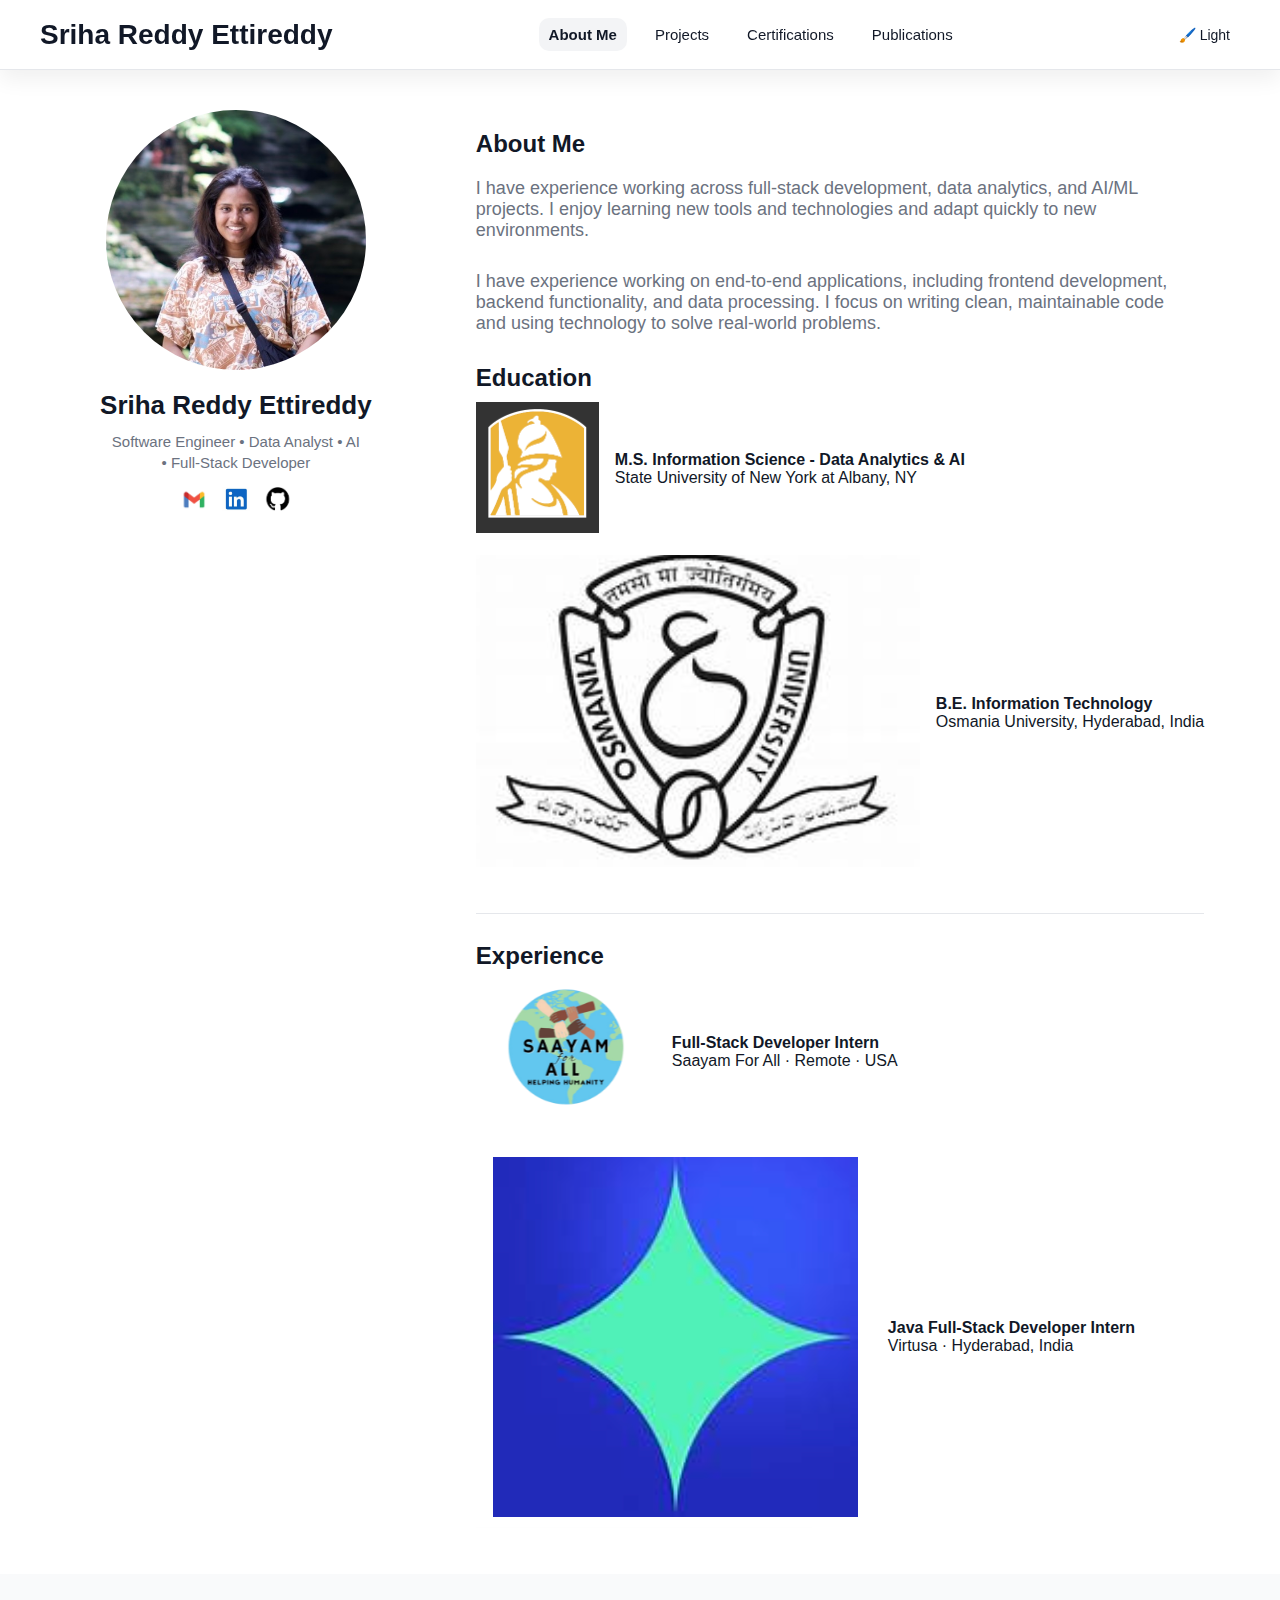
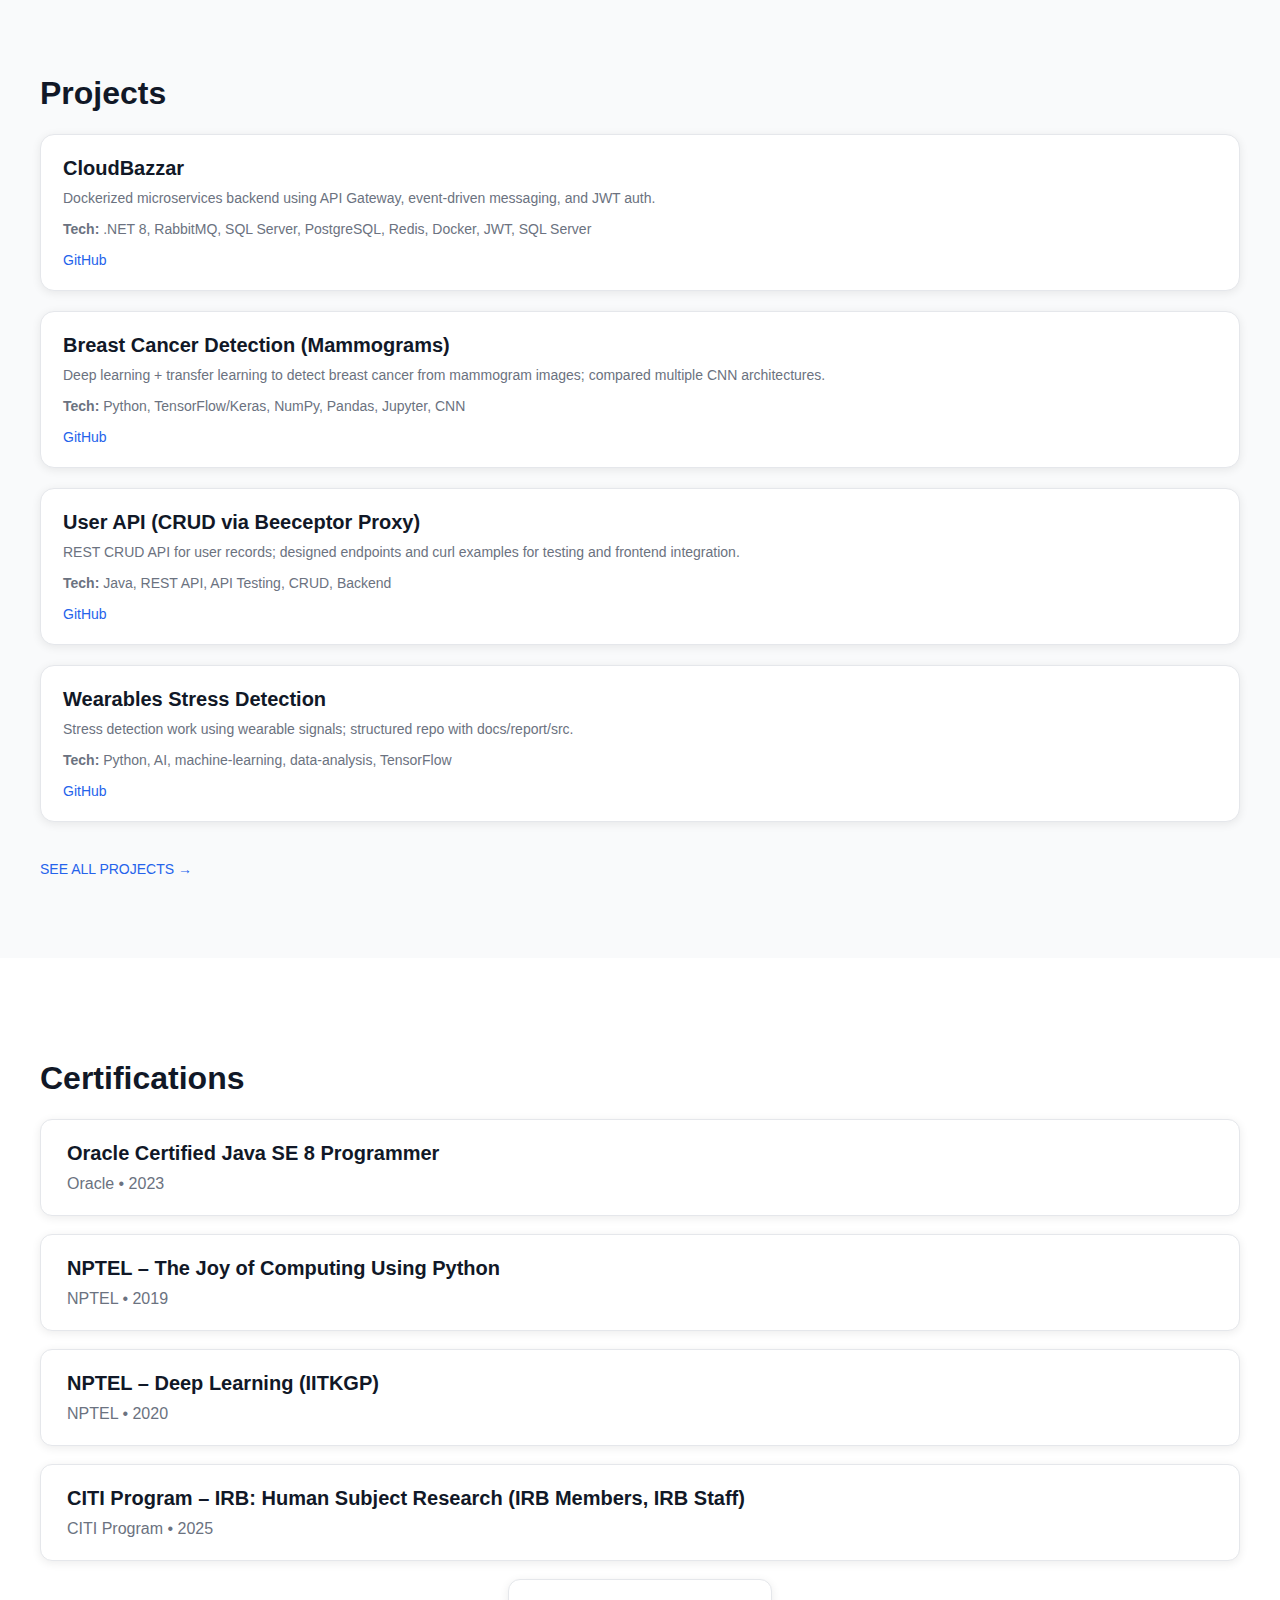
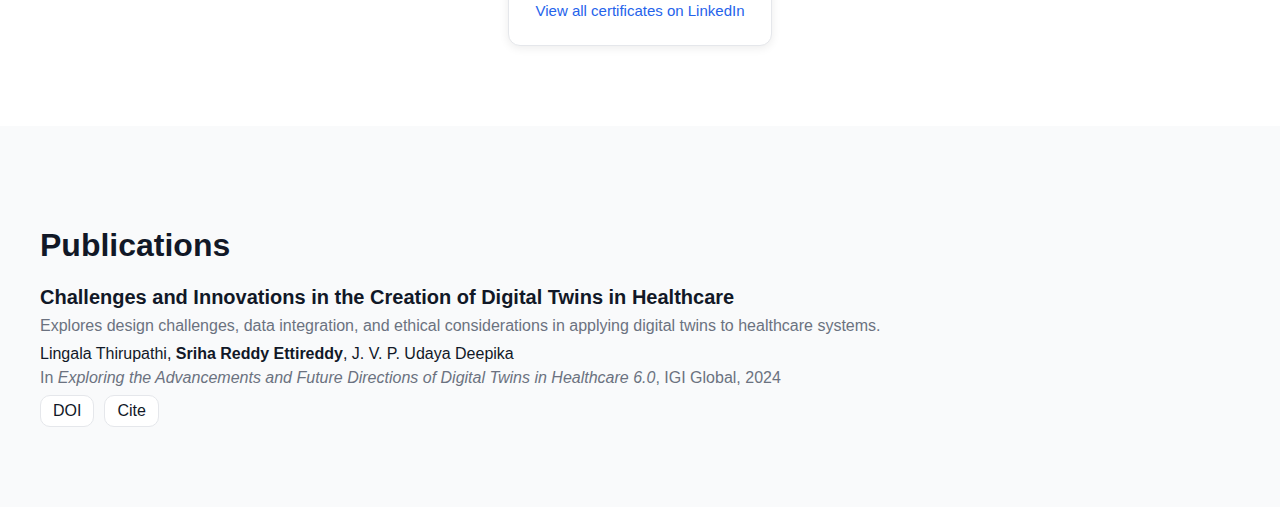
<file: index.html>
<!DOCTYPE html>
<html lang="en">
<head>
  <meta charset="UTF-8" />
  <title>Sriha Reddy Ettireddy</title>
  <link rel="stylesheet" href="portfolio.css" />
</head>

<body>
  
  <!-- Header -->

    <header class="top-header">
  <div class="header-inner">
    <div class="site-name">Sriha Reddy Ettireddy</div>

<nav class="top-nav">
  <a id="link-aboutme" href="#aboutme" onclick="showSection('aboutme')">About Me</a>
  <a id="link-projects" href="#projects" onclick="showSection('projects')">Projects</a>
  <a id="link-certifications" href="#certifications" onclick="showSection('certifications')">Certifications</a>
  <a id="link-publications" href="#publications" onclick="showSection('publications')">Publications</a>
</nav>  
  <button id="themeToggle" aria-label="Toggle light and dark mode">
  🖌️
</button>

  </div>
</header>


 

<!-- About Me Section -->

  <section id="aboutme" class="section-light aboutme ">
   <div class="aboutme">
   <div class="about-left">
    <div class="photo-wrapper">
      <img src="Images/Profile.PNG" alt="Sriha Reddy" />
    </div>

    <h2 class="name">Sriha Reddy Ettireddy</h2>
    <p class="title">
      Software Engineer • Data Analyst • AI <br />
      • Full-Stack Developer
    </p>
  
     <div class="contact-icons">
  <a href="mailto:ettireddysrihareddy@gmail.com" aria-label="Email">
    <img src="Images/gmail.png" alt="Email" class="icon" />
  </a>

  <a href="https://www.linkedin.com/in/sriha-reddy-ettireddy-31a009237/" target="_blank" rel="noopener" aria-label="LinkedIn">
    <img src="Images/linkedin.png" alt="LinkedIn" class="icon" />
  </a>

  <a href="https://github.com/Srihareddy" target="_blank" rel="noopener" aria-label="GitHub">
    <img src="Images/github.png" alt="GitHub" class="icon" />
  </a>
</div>
</div>


  <div class="about-right">
    <h2>About Me</h2>
    <p class="bio">
I have experience working across full-stack development, data analytics, and AI/ML projects. I enjoy learning new
  tools and technologies and adapt quickly to new environments.
</p>

<p class="bio">
  I have experience working on end-to-end applications, including frontend
  development, backend functionality, and data processing. I focus on writing
  clean, maintainable code and using technology to solve real-world problems.
</p>

<!-- Education Card -->

    <div class="about-cards">
      
      <div class="card">
  <h3>Education</h3>

  <div class="edu-exp-item">
    <a href="https://www.albany.edu" target="_blank" rel="noopener">
      <img src="Images/suny.png" alt="SUNY Albany" />
    </a>
    <div>
      <strong>M.S. Information Science - Data Analytics & AI</strong><br />
      State University of New York at Albany, NY<br />
    </div>
  </div>

  <div class="edu-exp-item">
    <a href="https://www.osmania.ac.in" target="_blank" rel="noopener">
      <img src="Images/OsmaniaUniversity_logo.png" alt="Osmania University" />
    </a>
    <div>
      <strong>B.E. Information Technology</strong><br />
      Osmania University, Hyderabad, India<br />
    </div>
  </div>
</div>

<!-- Experience Card -->

      <div class="card">
  <h3>Experience</h3>

  <div class="edu-exp-item">
    <a href="https://www.saayamforall.org" target="_blank" rel="noopener">
      <img src="Images/SaayamForAll_logo.png" alt="Saayam For All" />
    </a>
    <div>
      <strong>Full-Stack Developer Intern</strong><br />
      Saayam For All · Remote · USA <br />
    </div>
  </div>

  <div class="edu-exp-item">
    <a href="https://www.virtusa.com" target="_blank" rel="noopener">
      <img src="Images/Virtusa_logo.png" alt="Virtusa" />
    </a>
    <div>
      <strong>Java Full-Stack Developer Intern</strong><br />
      Virtusa · Hyderabad, India<br />
    </div>
  </div>
</div>

    </div>
  </div>
</div>
</section>

 <!--Projects Section -->

 <section id="projects" class="section section-gray">
  <div class="projects-container">
    <h1>Projects</h1>

    <div class="projects-grid">

      <div class="project-card">
        <h3>CloudBazzar </h3>
        <p>
          Dockerized microservices backend using API Gateway, event-driven messaging, and JWT auth.
        </p>
        <p class="tech"><strong>Tech:</strong> .NET 8, RabbitMQ, SQL Server, PostgreSQL, Redis, Docker, JWT, SQL  Server</p>
        <div class="project-links">
          <a href="https://github.com/Srihareddy/CloudBazzar" target="_blank" rel="noopener">GitHub</a>
        </div>
      </div>

      <div class="project-card">
        <h3>Breast Cancer Detection (Mammograms)</h3>
        <p>
          Deep learning + transfer learning to detect breast cancer from mammogram images; compared multiple CNN architectures.
        </p>
        <p class="tech"><strong>Tech:</strong> Python, TensorFlow/Keras, NumPy, Pandas, Jupyter, CNN</p>
        <div class="project-links">
          <a href="https://github.com/Srihareddy/breast-cancer-detection-mammograms" target="_blank" rel="noopener">GitHub</a>
        </div>
      </div>

      <div class="project-card">
        <h3>User API (CRUD via Beeceptor Proxy)</h3>
        <p>
          REST CRUD API for user records; designed endpoints and curl examples for testing and frontend integration.
        </p>
        <p class="tech"><strong>Tech:</strong> Java, REST API, API Testing, CRUD, Backend </p>
        <div class="project-links">
          <a href="https://github.com/Srihareddy/BEEECPETOR" target="_blank" rel="noopener">GitHub</a>
        </div>
      </div>

      <div class="project-card">
        <h3>Wearables Stress Detection</h3>
        <p>
          Stress detection work using wearable signals; structured repo with docs/report/src.
        </p>
        <p class="tech"><strong>Tech:</strong> Python, AI, machine-learning, data-analysis, TensorFlow</p>
        <div class="project-links">
          <a href="https://github.com/Srihareddy/wearables-stress-detection" target="_blank" rel="noopener">GitHub</a>
        </div>
      </div>
      <div class="see-all">
      <a class="see-all-link" href="all-projects.html" target="_blank" rel="noopener">
        SEE ALL PROJECTS →
       </a>
      </div>


    </div>
  </div>
</section>

<!-- Certifications Section -->
<section id="certifications" class="section section-light">
  <div class="certifications-container">
    <h1>Certifications</h1>

    <div class="cert-list">
      <a class="cert-card" href="YOUR_CERT_LINK_1" target="_blank">
        <div class="cert-title">Oracle Certified Java SE 8 Programmer</div>
        <div class="cert-meta">Oracle • 2023</div>
      </a>

      <a class="cert-card" href="YOUR_CERT_LINK_2" target="_blank">
        <div class="cert-title">NPTEL – The Joy of Computing Using Python</div>
        <div class="cert-meta">NPTEL • 2019</div>
      </a>

      <a class="cert-card" href="YOUR_CERT_LINK_3" target="_blank">
        <div class="cert-title">NPTEL – Deep Learning (IITKGP)</div>
        <div class="cert-meta">NPTEL • 2020</div>
      </a>

      <a class="cert-card" href="YOUR_CERT_LINK_4" target="_blank">
        <div class="cert-title">
          CITI Program – IRB: Human Subject Research (IRB Members, IRB Staff)
        </div>
        <div class="cert-meta">CITI Program • 2025</div>
      </a>

      <a class="cert-card cert-card--link"
         href="https://www.linkedin.com/in/sriha-reddy-ettireddy-31a009237/details/certifications/"
         target="_blank">
        <div class="cert-title">View all certificates on LinkedIn</div>
        
      </a>
    </div>
  </div>
</section>


  


<!-- Publications Section -->

<section id="publications" class="section section-gray">
  <div class="publications-container">
    <h1>Publications</h1>

    <div class="publication-item">
      <p class="pub-title">
        Challenges and Innovations in the Creation of Digital Twins in Healthcare
      </p>

      <p class="pub-summary">
        Explores design challenges, data integration, and ethical considerations in applying digital twins to healthcare systems.
      </p>

      <p class="pub-authors">
        Lingala Thirupathi, <strong>Sriha Reddy Ettireddy</strong>, J. V. P. Udaya Deepika
      </p>

      <p class="pub-venue">
        In <em>Exploring the Advancements and Future Directions of Digital Twins in Healthcare 6.0</em>,
        IGI Global, 2024
      </p>

      <div class="pub-links">
      <a
        href="https://doi.org/10.4018/979-8-3693-5893-1.ch004"
        target="_blank"
        rel="noopener"
        class="pub-btn"
        >
       DOI
      </a>
        <button class="pub-btn" onclick="openCite()">Cite</button>
      </div>
    </div>
  </div>
</section>
  <!-- JS file -->
  <script src="portfolio.js"></script>
  <!-- Citation  -->
<div id="citeModal" class="cite-modal" aria-hidden="true">
  <div class="cite-content" role="dialog" aria-modal="true" aria-label="Citation">
    <button class="cite-close" onclick="closeCite()" aria-label="Close">×</button>

    <div class="cite-header">
      <h3>Citation (BibTeX)</h3>
      <div class="cite-actions">
        <button class="cite-action-btn" onclick="copyBibtex()">Copy</button>
        <button class="cite-action-btn" onclick="downloadBibtex()">Download .bib</button>
      </div>
    </div>

    <pre><code id="bibtexText" class="cite-code">@incollection{Ettireddy2024DigitalTwins,
  author    = {Ettireddy, Sriha Reddy and Thirupathi, Lingala and Udaya Deepika, J. V. P.},
  title     = {Challenges and Innovations in the Creation of Digital Twins in Healthcare},
  booktitle = {Exploring the Advancements and Future Directions of Digital Twins in Healthcare 6.0},
  publisher = {IGI Global},
  year      = {2024},
  doi       = {10.4018/979-8-3693-5893-1.ch004}
}</code></pre>

    <p id="copyStatus" class="copy-status" aria-live="polite"></p>
  </div>
</div>
</body>
</html>
</file>
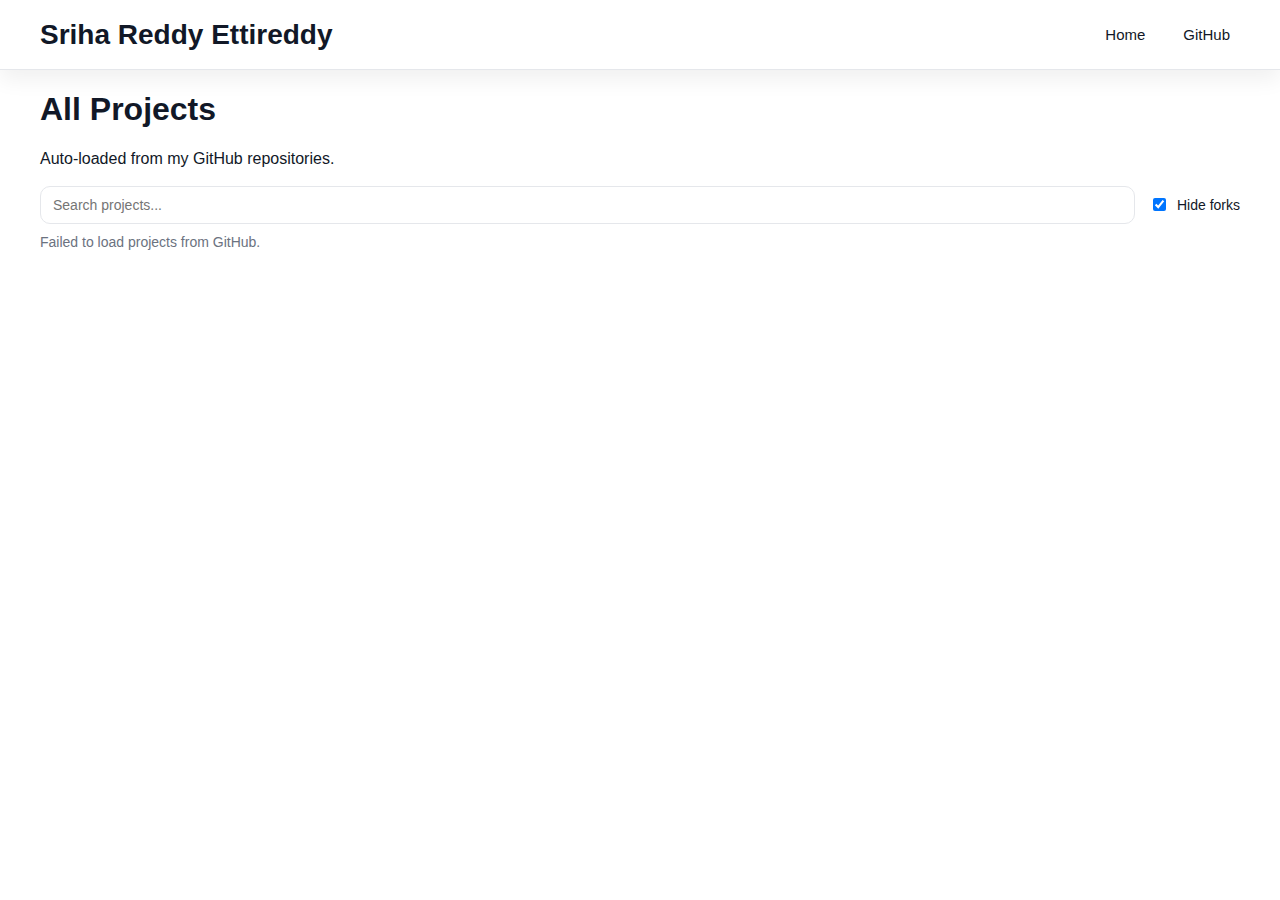
<file: all-projects.html>
<!DOCTYPE html>
<html lang="en">
<head>
  <meta charset="UTF-8" />
  <meta name="viewport" content="width=device-width, initial-scale=1.0" />
  <title>All Projects — Sriha Reddy Ettireddy</title>

  <link rel="stylesheet" href="portfolio.css" />
</head>
<body>

  <header class="top-header">
    <div class="header-inner">
      <div class="site-name">Sriha Reddy Ettireddy</div>
      <nav class="top-nav">
        <a href="index.html#projects">Home</a>
        <a href="https://github.com/Srihareddy?tab=repositories" target="_blank" rel="noopener">GitHub</a>
      </nav>
    </div>
  </header>

  <main class="projects-container">
    <h1>All Projects</h1>
    <p class="contact-text">Auto-loaded from my GitHub repositories.</p>

    <div class="allproj-controls">
      <input id="search" class="allproj-search" placeholder="Search projects..." />
      <label class="allproj-toggle">
        <input id="hideForks" type="checkbox" checked />
        Hide forks
      </label>
      

    </div>

    <div id="status" class="allproj-status">Loading projects…</div>
    <div id="projectsList" class="projects-grid"></div>
  </main>
  <script src="all-projects.js"></script>
</body>
</html>
</file>
<file: portfolio.css>
/* Smooth scrolling */
html { scroll-behavior: smooth; }

#themeToggle {
  cursor: pointer;
  border: none;
  background: transparent;

  /* 🔑 THIS is the key */
  color: var(--text-main);

  font-size: 14px;
  padding: 6px 10px;
  border-radius: 8px;

  display: flex;
  align-items: center;
  gap: 6px;
}
#themeToggle:hover {
  background: var(--nav-hover);
}
body.dark #themeToggle {
  color: #ffffff;
}


/*  THEME TOKENS */
:root{
  --bg-main:#ffffff;
  --bg-alt:#f9fafb;
  --text-main:#111827;
  --text-muted:#6b7280;

  --card-bg:#ffffff;
  --border:#e5e7eb;

  --shadow:0 2px 10px rgba(0,0,0,0.08);
  --shadow-hover:0 10px 24px rgba(0,0,0,0.12);

  --link:#2563eb;
  --nav-hover:#f3f4f6;
}

body.dark{
  --bg-main:#0b1220;
  --bg-alt:#0f172a;
  --text-main:#f9fafb;
  --text-muted:#9ca3af;

  --card-bg:#0f172a;
  --border:#243044;

  --shadow:0 2px 10px rgba(0,0,0,0.35);
  --shadow-hover:0 10px 24px rgba(0,0,0,0.45);

  --link:#60a5fa;
  --nav-hover:rgba(255,255,255,0.06);
}


body, .top-header, .section, .project-card, .cert-card, .cite-content{
  transition: background-color .25s ease, color .25s ease, border-color .25s ease, box-shadow .25s ease;
}

/* BASE */
body{
  margin:0;
  font-family:Arial, sans-serif;
  background:var(--bg-main);
  color:var(--text-main);
}

/* Sections */
.section{
  padding:80px 0;            
}

.section-light{ background:var(--bg-main); }
.section-gray{  background:var(--bg-alt); }

/* TOP HEADER */
.top-header{
  position:sticky;
  top:0;
  z-index:1000;
  background:var(--bg-main);
  padding:18px 0; 
  border-bottom:1px solid var(--border);
  box-shadow:0 10px 20px rgba(0,0,0,0.06); 
}

.header-inner{
  max-width:1200px;
  margin:0 auto;
  padding:0 20px;
  display:flex;
  justify-content:space-between;
  align-items:center;
  gap:16px;
}

.site-name{
  font-size:28px;
  font-weight:700;
  color:var(--text-main);
  white-space:nowrap;
}

.top-nav{
  display:flex;
  gap:18px;
  align-items:center;
}

.top-nav a{
  text-decoration:none;
  font-size:15px;
  color:var(--text-main);
  padding:8px 10px;
  border-radius:10px;
}

.top-nav a:hover{
  background:var(--nav-hover);
}

.top-nav a.active{
  background:var(--nav-hover);
  font-weight:600;
}

/*  ABOUT ME */
.aboutme{
  display:flex;
  gap:80px;
  align-items:flex-start;
  max-width:1200px;
  margin:0 auto;
  padding:0 20px;
}

.about-left{
  width:320px;
  text-align:center;
}

.photo-wrapper{
  width:260px;
  height:260px;
  border-radius:50%;
  overflow:hidden;
  background:var(--bg-alt);
  margin:40px auto 20px;
}

.photo-wrapper > img{
  width:100%;
  height:100%;
  object-fit:cover;
}

.name{
  font-size:26px;
  margin:10px 0 6px;
}

.title{
  font-size:15px;
  line-height:1.4;
  text-align:center;
  color:var(--text-muted);
  margin:10px 0 0;
}

.org{
  font-size:14px;
  color:var(--text-muted);
}
/*contact*/
.contact-icons{
  display: flex;
  gap: 14px;
  justify-content: center;
  align-items: center;
  margin-top: 12px;
}

.contact-icons a{
  display: inline-flex;
  align-items: center;
  justify-content: center;
}

.contact-icons img.icon{
  width: 28px !important;
  height: 28px !important;
  max-width: 28px !important;
  max-height: 28px !important;
  object-fit: contain;
  display: block;
}


.about-right{
  padding-top:40px;
}

.about-right h1{
  font-size:48px;
  margin:0 0 12px;
}

.bio{
  font-size:18px;
  color:var(--text-muted);
  max-width:720px;
  margin:0 0 30px;
}

.about-cards{
  display:flex;
  flex-direction:column;
  gap:28px;
  max-width:900px;
}

.card{
  padding-bottom:24px;
  border-bottom:1px solid var(--border);
}

.card:last-child{
  border-bottom:none;
}

.card h3{
  font-size:24px;
  margin:0 0 10px;
}

.card p{
  margin:0 0 14px;
  color:var(--text-main);
  line-height:1.6;
}

/* Education & Experience */
.edu-exp-item{
  display:flex;
  align-items:center;
  gap:16px;
  margin-bottom:18px;
}

.edu-exp-item .item-content a img{
  width:42px;
  height:42px;
  object-fit:contain;
  padding:6px;
  border-radius:10px;
  background:var(--card-bg);
  border:1px solid var(--border);
  box-shadow:var(--shadow);
  transition:transform .2s ease, box-shadow .2s ease;
}

.edu-exp-item .item-content a:hover img{
  transform:scale(1.06);
  box-shadow:var(--shadow-hover);
}

/* PROJECTS */
.projects-container{
  max-width:1200px;
  margin:0 auto;
  padding:0 20px;
}

.projects-grid{
  display:grid;
  grid-template-columns:1fr;
  gap:20px;
  margin-top:22px;
}

.project-card{
  border:1px solid var(--border);
  border-radius:14px;
  padding:22px;
  background:var(--card-bg);
  box-shadow:var(--shadow);
}

.project-card h3{
  font-size:20px;
  margin:0 0 8px;
}

.project-card p{
  margin:0 0 10px;
  color:var(--text-muted);
  line-height:1.5;
  font-size:14px;
}

.tech{
  font-size:13px;
  color:var(--text-muted);
}

.project-links{
  display:flex;
  gap:14px;
  margin-top:12px;
}

.project-links a{
  text-decoration:none;
  color:var(--link);
  font-size:14px;
}

.project-links a:hover{ text-decoration:underline; }

.see-all{ margin-top:18px; }
.see-all-link{ text-decoration:none; color:var(--link); font-size:14px; }
.see-all-link:hover{ text-decoration:underline; }

/* All-projects  */
.allproj-controls{
  display:flex;
  gap:14px;
  align-items:center;
  margin:18px 0 10px;
  flex-wrap:wrap;
}

.allproj-search{
  flex:1;
  min-width:240px;
  border:1px solid var(--border);
  border-radius:10px;
  padding:10px 12px;
  font-size:14px;
  background:var(--card-bg);
  color:var(--text-main);
}

.allproj-toggle{
  font-size:14px;
  color:var(--text-main);
  display:flex;
  align-items:center;
  gap:8px;
}

.allproj-status{
  font-size:14px;
  color:var(--text-muted);
  margin-bottom:12px;
}

.proj-top{
  display:flex;
  justify-content:space-between;
  align-items:baseline;
  gap:12px;
}


.proj-meta{
  display:flex;
  gap:16px;
  flex-wrap:wrap;
  margin-top:8px;
  font-size:13px;
  color:var(--text-muted);
}
.proj-tags {
  display: flex;
  flex-wrap: wrap;
  gap: 8px;
  margin-top: 10px;
}

.tag {
  display:inline-block;
  font-size:12px;
  padding:4px 10px;
  border-radius:999px;
  background: var(--nav-hover);
  color: var(--text-main);
  border: 1px solid var(--border);
}

.tag.muted {
  opacity: 0.6;
}


/* CERTIFICATIONS */
#certifications .certifications-container {
  max-width: 1200px;   
  margin: 0 auto;      
  padding: 0 20px;
}


.certifications-container{
  max-width:1200px;
  margin:0 auto;
  padding:0 20px;
}


.cert-list{
  margin-top: 22px;
  display: flex;
  flex-direction: column;
  gap: 18px;
  max-width: 1200px; 
   margin:22px auto 0;  
}

.cert-card{
  display:block;
  text-decoration:none;
  background:var(--card-bg);
  border:1px solid var(--border);
  border-radius:12px;
  padding:22px 26px;
  box-shadow:var(--shadow);
  color:var(--text-main);
  transition:transform .15s ease, box-shadow .15s ease;
}

.cert-card:hover{
  transform:translateY(-2px);
  box-shadow:var(--shadow-hover);
}


.cert-title{
  font-size:20px;
  font-weight:700;
  margin:0 0 8px;
  color: var(--text-main);
}


.cert-meta{
  margin-top:10px;
  font-size:16px;
  color:var(--text-muted);
}

.cert-card--link {
  align-self: center;          
  text-align: center;
  max-width: 420px;            
}


.cert-card--link .cert-title {
  font-size: 15px;             
  font-weight: 500;
  color: var(--link);
  margin-bottom: 4px;
}



/* PUBLICATIONS */
.publications-container{
  max-width:1200px;
  margin:0 auto;
  padding:0 20px;
}

.publication-item{
  margin-top:20px;
  max-width:900px;
}

.pub-title{
  font-size:20px;
  font-weight:700;
  margin:0 0 8px;
}

.pub-summary{
  font-size:16px;
  color:var(--text-muted);
  margin:0 0 10px;
  max-width:900px;
}

.pub-authors{
  font-size:16px;
  color:var(--text-main);
  margin:0 0 6px;
}

.pub-venue{
  font-size:16px;
  color:var(--text-muted);
  margin:0 0 8px;
}

.pub-links{
  display:flex;
  gap:10px;
  margin-top:8px;
}

.pub-btn{
  border:1px solid var(--border);
  background:var(--card-bg);
  color:var(--text-main);
  font-family:inherit;
  padding:6px 12px;
  border-radius:10px;
  font-size:16px;
  cursor:pointer;
  text-decoration:none;
}

.pub-btn:hover{
  background:var(--nav-hover);
}

/* CITATION */
.cite-modal{
  display:none;
  position:fixed;
  inset:0;
  background:rgba(0,0,0,0.45);
  z-index:3000;
}

.cite-content{
  background:var(--card-bg);
  max-width:820px;
  margin:8% auto;
  padding:18px 20px;
  border-radius:14px;
  border:1px solid var(--border);
  box-shadow:var(--shadow-hover);
  position:relative;
  color:var(--text-main);
}

.cite-close{
  position:absolute;
  top:10px;
  right:12px;
  border:none;
  background:transparent;
  font-size:24px;
  cursor:pointer;
  color:var(--text-main);
}

.cite-header{
  display:flex;
  justify-content:space-between;
  align-items:center;
  gap:12px;
  margin-bottom:10px;
}

.cite-actions{
  display:flex;
  gap:10px;
  flex-wrap:wrap;
}

.cite-action-btn{
  border:1px solid var(--border);
  background:var(--card-bg);
  padding:8px 10px;
  border-radius:10px;
  cursor:pointer;
  font-size:13px;
  color:var(--text-main);
}

.cite-action-btn:hover{
  background:var(--nav-hover);
}

.cite-code{
  display:block;
  font-family:"SFMono-Regular", Consolas, "Liberation Mono", Menlo, monospace;
  font-size:13px;
  line-height:1.55;
  background:var(--bg-alt);
  border:1px solid var(--border);
  border-radius:12px;
  padding:14px;
  color:var(--text-main);
  white-space:pre;
  overflow:auto;
}

.copy-status{
  margin-top:10px;
  font-size:13px;
  color:var(--text-muted);
}

/*  RESPONSIVE*/
@media (max-width: 980px){
  .aboutme{
    flex-direction:column;
    gap:30px;
  }
  .about-left{
    width:100%;
  }
  .about-right{
    padding-top:0;
  }
  .site-name{
    font-size:22px;
  }
  .top-nav{
    gap:10px;
    flex-wrap:wrap;
    justify-content:flex-end;
  }
}
</file>
